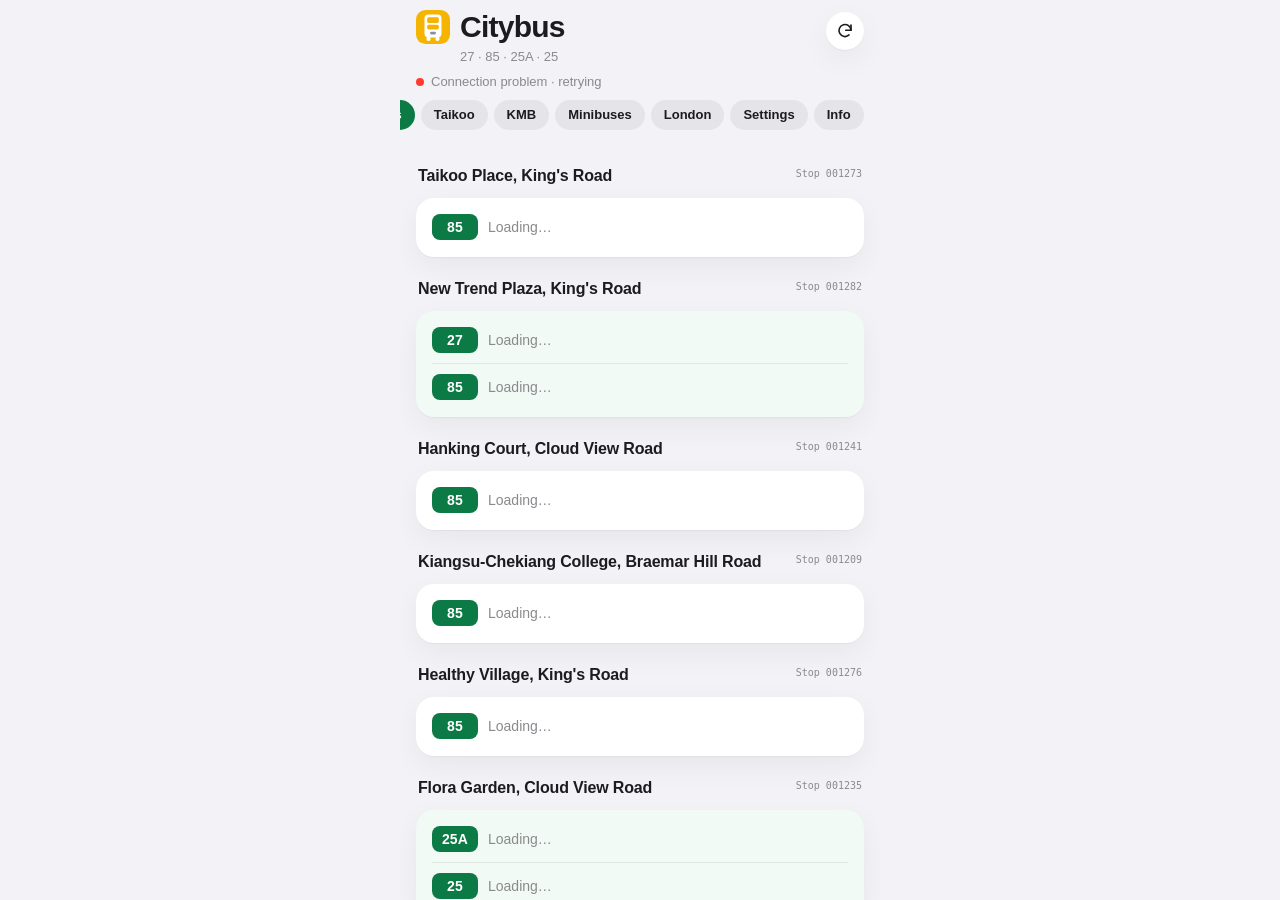
<file: index.html>
<!doctype html>
<html lang="en">
<head>
  <meta charset="utf-8">
  <meta name="viewport" content="width=device-width, initial-scale=1, viewport-fit=cover">
  <title>Jimmy Transit Tracker</title>
  <meta name="description" content="Live arrivals for buses around Braemar Hill, Hong Kong, and Wimbledon, London.">
  <meta name="theme-color" content="#0b7a45">
  <meta name="apple-mobile-web-app-capable" content="yes">
  <meta name="mobile-web-app-capable" content="yes">
  <meta name="apple-mobile-web-app-status-bar-style" content="black-translucent">
  <meta name="apple-mobile-web-app-title" content="Jimmy Transit Tracker">
  <link rel="preconnect" href="https://rt.data.gov.hk" crossorigin>
  <link rel="dns-prefetch" href="//data.etabus.gov.hk">
  <link rel="dns-prefetch" href="//data.etagmb.gov.hk">
  <link rel="dns-prefetch" href="//api.tfl.gov.uk">
  <link rel="manifest" href="manifest.json">
  <link rel="apple-touch-icon" href="icons/apple-touch-icon.png">
  <link rel="icon" href="icons/icon-192.png">
  <link rel="stylesheet" href="styles.css">
</head>
<body>
  <div id="app">
    <header class="top">
      <div class="titles">
        <div class="title-row">
          <span id="brand" class="brand" aria-hidden="true"></span>
          <h1 id="title">Citybus</h1>
        </div>
        <p class="sub" id="sub">27 · 85 · 25A · 25</p>
      </div>
      <button id="refresh" class="refresh" type="button" aria-label="Refresh arrivals">
        <svg viewBox="0 0 24 24" fill="none" stroke="currentColor" stroke-width="2.2"
             stroke-linecap="round" stroke-linejoin="round" aria-hidden="true">
          <path d="M20 11a8 8 0 1 0-2.6 6.3"/>
          <path d="M20 4v7h-7"/>
        </svg>
      </button>
    </header>

    <div class="statusline">
      <span id="dot" class="dot"></span>
      <span id="updated" aria-live="polite">Connecting…</span>
    </div>

    <nav id="tabs" class="tabs" aria-label="Pages"></nav>

    <div id="tracked" class="tracked" hidden></div>

    <div id="pager" class="pager"></div>
  </div>

  <script src="data.js"></script>
  <script src="app.js"></script>
</body>
</html>
</file>
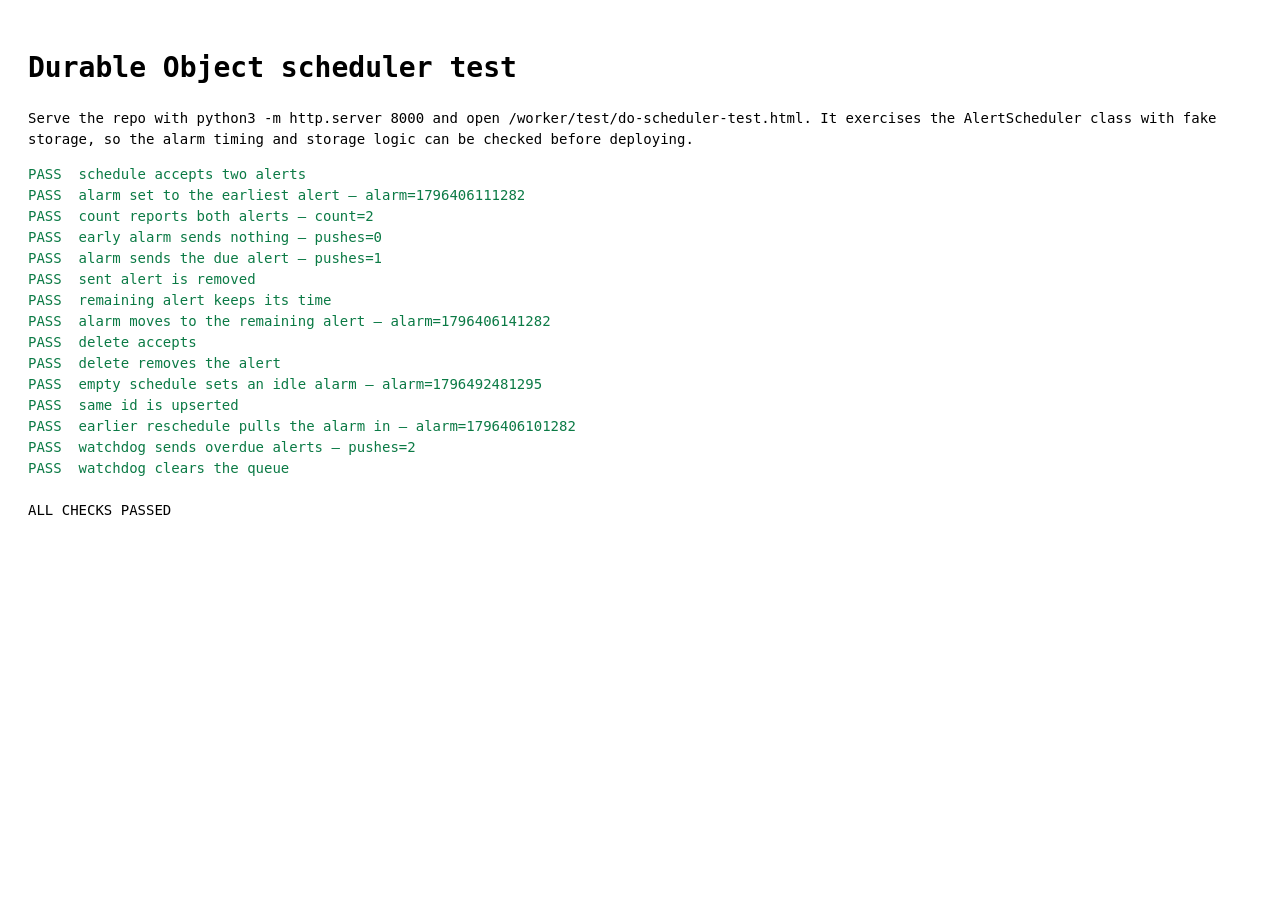
<file: worker/test/do-scheduler-test.html>
<!doctype html>
<html lang="en">
<head>
<meta charset="utf-8">
<title>Durable Object scheduler test</title>
<style>
  body { font: 14px/1.5 ui-monospace, Menlo, monospace; padding: 20px; }
  .pass { color: #0b7a45; }
  .fail { color: #c00; font-weight: 700; }
</style>
</head>
<body>
<h1>Durable Object scheduler test</h1>
<p>Serve the repo with <code>python3 -m http.server 8000</code> and open
<code>/worker/test/do-scheduler-test.html</code>. It exercises the
<code>AlertScheduler</code> class with fake storage, so the alarm timing and
storage logic can be checked before deploying.</p>
<pre id="out">running…</pre>

<script type="module">
import { AlertScheduler } from '../worker.js';

const out = document.getElementById('out');
const lines = [];
let failures = 0;

function check(name, ok, detail = '') {
  if (!ok) failures += 1;
  lines.push(`${ok ? 'PASS' : 'FAIL'}  ${name}${detail ? ` — ${detail}` : ''}`);
  out.innerHTML = lines.map((line) => (
    line.startsWith('PASS') ? `<span class="pass">${line}</span>`
      : line.startsWith('FAIL') ? `<span class="fail">${line}</span>` : line
  )).join('\n');
}

function b64url(bytes) {
  let binary = '';
  for (const byte of new Uint8Array(bytes)) binary += String.fromCharCode(byte);
  return btoa(binary).replace(/\+/g, '-').replace(/\//g, '_').replace(/=+$/, '');
}

function makeState() {
  const map = new Map();
  let alarm = null;
  return {
    map,
    get alarm() { return alarm; },
    storage: {
      async get(key) { return map.get(key); },
      async put(key, value) { map.set(key, value); },
      async getAlarm() { return alarm; },
      async setAlarm(at) { alarm = at; },
    },
  };
}

async function main() {
  const state = makeState();

  const signing = await crypto.subtle.generateKey(
    { name: 'ECDSA', namedCurve: 'P-256' }, true, ['sign'],
  );
  const jwk = await crypto.subtle.exportKey('jwk', signing.privateKey);
  const vapidPublic = new Uint8Array(await crypto.subtle.exportKey('raw', signing.publicKey));

  const ua = await crypto.subtle.generateKey(
    { name: 'ECDH', namedCurve: 'P-256' }, true, ['deriveBits'],
  );
  const uaPublic = new Uint8Array(await crypto.subtle.exportKey('raw', ua.publicKey));
  const subscription = {
    endpoint: 'https://example.test/push',
    keys: {
      p256dh: b64url(uaPublic),
      auth: b64url(crypto.getRandomValues(new Uint8Array(16))),
    },
  };

  const env = {
    VAPID_PRIVATE_JWK: JSON.stringify(jwk),
    VAPID_PUBLIC_KEY: b64url(vapidPublic),
    VAPID_SUBJECT: 'mailto:test@example.com',
  };

  const realFetch = window.fetch;
  let pushCalls = 0;
  window.fetch = async (url, options) => {
    if (String(url).startsWith('https://example.test/push')) {
      pushCalls += 1;
      return new Response('', { status: 201 });
    }
    return realFetch(url, options);
  };

  const scheduler = new AlertScheduler(state, env);
  const now = Date.now();

  const schedule = async (alerts) => {
    const response = await scheduler.fetch(new Request('https://scheduler/alerts', {
      method: 'POST',
      body: JSON.stringify({ subId: 'test', subscription, alerts }),
    }));
    return response.json();
  };

  const alert = (id, fireAt) => ({
    id, fireAt, title: `85 ${id}`, body: 'Healthy Village', tag: id,
  });

  const first = await schedule([alert('a', now + 30000), alert('b', now + 60000)]);
  check('schedule accepts two alerts', first.ok === true && first.alerts === 2);
  check('alarm set to the earliest alert', Math.abs(state.alarm - (now + 30000)) < 1500, `alarm=${state.alarm}`);

  const count = await scheduler.fetch(new Request('https://scheduler/alerts')).then((r) => r.json());
  check('count reports both alerts', count.count === 2, `count=${count.count}`);

  await scheduler.alarm();
  check('early alarm sends nothing', pushCalls === 0, `pushes=${pushCalls}`);

  // Make alert "a" due and fire the alarm.
  const stored = state.map.get('alerts').map((item) => (
    item.id === 'a' ? { ...item, fireAt: now - 1000 } : item
  ));
  state.map.set('alerts', stored);
  await scheduler.alarm();
  check('alarm sends the due alert', pushCalls === 1, `pushes=${pushCalls}`);
  const afterSend = state.map.get('alerts');
  check('sent alert is removed', !afterSend.some((item) => item.id === 'a'));
  check('remaining alert keeps its time', afterSend.length === 1 && afterSend[0].id === 'b');
  check('alarm moves to the remaining alert', Math.abs(state.alarm - (now + 60000)) < 2000, `alarm=${state.alarm}`);

  const cancelled = await scheduler.fetch(new Request('https://scheduler/alert?id=b', { method: 'DELETE' }));
  check('delete accepts', (await cancelled.json()).ok === true);
  const afterCancel = await scheduler.fetch(new Request('https://scheduler/alerts')).then((r) => r.json());
  check('delete removes the alert', afterCancel.count === 0);
  check('empty schedule sets an idle alarm', state.alarm > Date.now() + 30 * 60 * 1000, `alarm=${state.alarm}`);

  // Rescheduling the same id replaces the record and pulls the alarm earlier.
  await schedule([alert('c', now + 60000)]);
  const alarmLater = state.alarm;
  await schedule([alert('c', now + 20000)]);
  check('same id is upserted', state.map.get('alerts').filter((item) => item.id === 'c').length === 1);
  check('earlier reschedule pulls the alarm in', state.alarm < alarmLater, `alarm=${state.alarm}`);

  // Watchdog sends a due alert even if the alarm was lost.
  state.map.set('alerts', state.map.get('alerts').map((item) => ({ ...item, fireAt: now - 1000 })));
  state.storage.setAlarm(null);
  const beforeWatchdog = pushCalls;
  await scheduler.fetch(new Request('https://scheduler/watchdog', { method: 'POST' }));
  check('watchdog sends overdue alerts', pushCalls === beforeWatchdog + 1, `pushes=${pushCalls}`);
  check('watchdog clears the queue', state.map.get('alerts').length === 0);

  lines.push('');
  lines.push(failures ? `${failures} CHECK(S) FAILED` : 'ALL CHECKS PASSED');
  out.innerHTML = lines.map((line) => {
    if (line.startsWith('FAIL') || line.includes('FAILED')) return `<span class="fail">${line}</span>`;
    if (line.startsWith('PASS')) return `<span class="pass">${line}</span>`;
    return line;
  }).join('\n');

  window.fetch = realFetch;
}

main().catch((error) => {
  check('test harness ran', false, error && error.message);
  console.error(error);
});
</script>
</body>
</html>
</file>
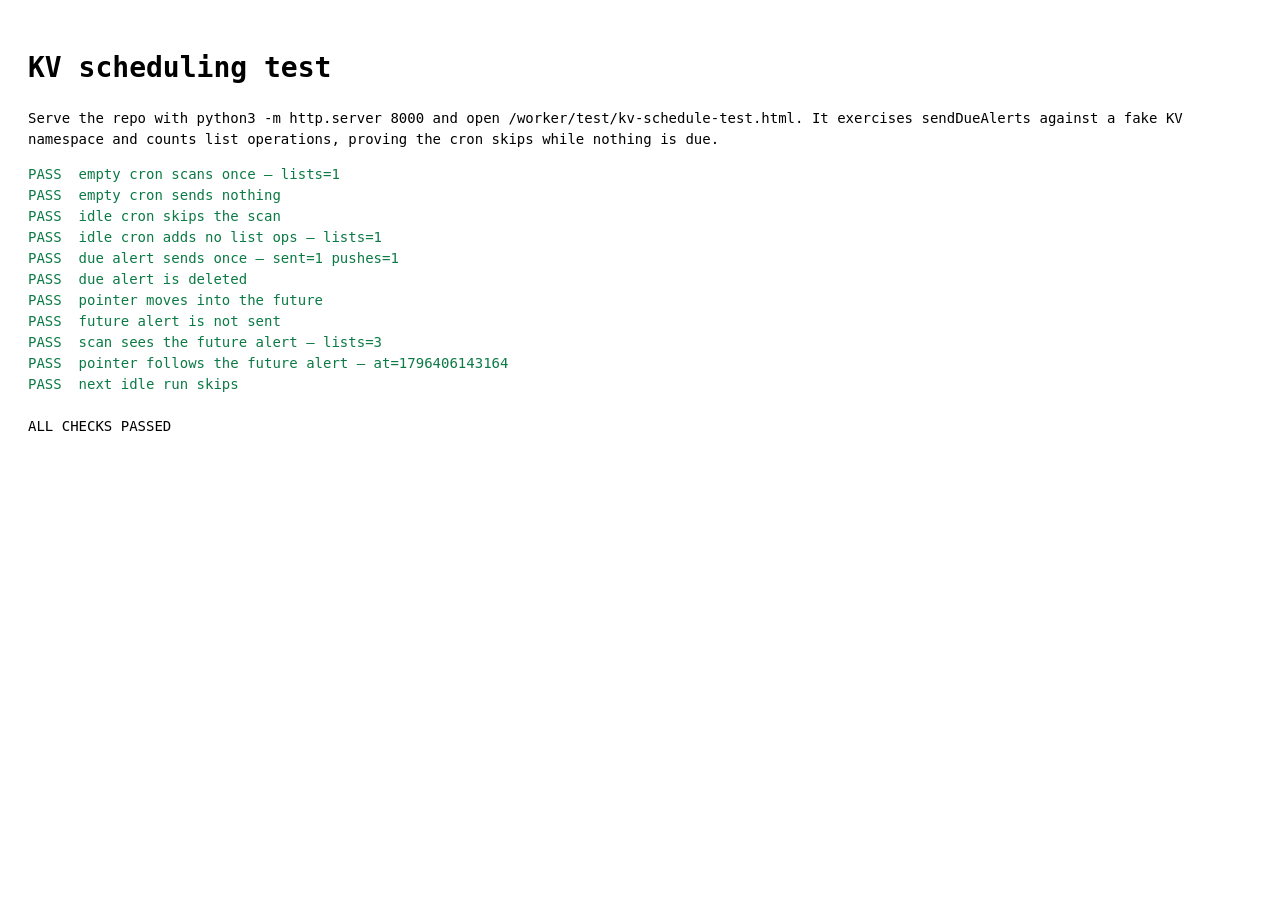
<file: worker/test/kv-schedule-test.html>
<!doctype html>
<html lang="en">
<head>
<meta charset="utf-8">
<title>KV schedule test</title>
<style>
  body { font: 14px/1.5 ui-monospace, Menlo, monospace; padding: 20px; }
  .pass { color: #0b7a45; }
  .fail { color: #c00; font-weight: 700; }
</style>
</head>
<body>
<h1>KV scheduling test</h1>
<p>Serve the repo with <code>python3 -m http.server 8000</code> and open
<code>/worker/test/kv-schedule-test.html</code>. It exercises
<code>sendDueAlerts</code> against a fake KV namespace and counts list
operations, proving the cron skips while nothing is due.</p>
<pre id="out">running…</pre>

<script type="module">
import { sendDueAlerts } from '../worker.js';

const out = document.getElementById('out');
const lines = [];
let failures = 0;

function check(name, ok, detail = '') {
  if (!ok) failures += 1;
  lines.push(`${ok ? 'PASS' : 'FAIL'}  ${name}${detail ? ` — ${detail}` : ''}`);
  out.innerHTML = lines.map((line) => (
    line.startsWith('PASS') ? `<span class="pass">${line}</span>`
      : line.startsWith('FAIL') ? `<span class="fail">${line}</span>` : line
  )).join('\n');
}

function b64url(bytes) {
  let binary = '';
  for (const byte of new Uint8Array(bytes)) binary += String.fromCharCode(byte);
  return btoa(binary).replace(/\+/g, '-').replace(/\//g, '_').replace(/=+$/, '');
}

class FakeKV {
  constructor() {
    this.map = new Map();
    this.ops = { get: 0, put: 0, delete: 0, list: 0 };
  }

  async get(key, type) {
    this.ops.get += 1;
    const value = this.map.get(key);
    if (value === undefined) return null;
    return type === 'json' ? JSON.parse(value) : value;
  }

  async put(key, value) {
    this.ops.put += 1;
    this.map.set(key, String(value));
  }

  async delete(key) {
    this.ops.delete += 1;
    this.map.delete(key);
  }

  async list({ prefix = '' } = {}) {
    this.ops.list += 1;
    const keys = [...this.map.keys()]
      .filter((key) => key.startsWith(prefix))
      .map((name) => ({ name }));
    return { keys, list_complete: true };
  }
}

async function main() {
  const kv = new FakeKV();

  const signing = await crypto.subtle.generateKey(
    { name: 'ECDSA', namedCurve: 'P-256' }, true, ['sign'],
  );
  const jwk = await crypto.subtle.exportKey('jwk', signing.privateKey);
  const vapidPublic = new Uint8Array(await crypto.subtle.exportKey('raw', signing.publicKey));

  const ua = await crypto.subtle.generateKey(
    { name: 'ECDH', namedCurve: 'P-256' }, true, ['deriveBits'],
  );
  const uaPublic = new Uint8Array(await crypto.subtle.exportKey('raw', ua.publicKey));
  const subscription = {
    endpoint: 'https://example.test/push',
    keys: {
      p256dh: b64url(uaPublic),
      auth: b64url(crypto.getRandomValues(new Uint8Array(16))),
    },
  };

  const env = {
    ALERTS: kv,
    VAPID_PRIVATE_JWK: JSON.stringify(jwk),
    VAPID_PUBLIC_KEY: b64url(vapidPublic),
    VAPID_SUBJECT: 'mailto:test@example.com',
  };

  const realFetch = window.fetch;
  let pushCalls = 0;
  window.fetch = async (url, options) => {
    if (String(url).startsWith('https://example.test/push')) {
      pushCalls += 1;
      return new Response('', { status: 201 });
    }
    return realFetch(url, options);
  };

  // 1. Empty namespace: one scan, then an idle pointer.
  const empty = await sendDueAlerts(env);
  check('empty cron scans once', kv.ops.list === 1, `lists=${kv.ops.list}`);
  check('empty cron sends nothing', empty.sent === 0 && empty.failed === 0);

  // 2. A second cron run must not list while the pointer is in the future.
  const skippedRun = await sendDueAlerts(env);
  check('idle cron skips the scan', skippedRun.skipped === true);
  check('idle cron adds no list ops', kv.ops.list === 1, `lists=${kv.ops.list}`);

  // 3. A due alert is sent and removed.
  const now = Date.now();
  kv.map.set('sub:test', JSON.stringify(subscription));
  kv.map.set('alert:test-1', JSON.stringify({
    subId: 'test', fireAt: now - 1000, title: '85 in 2 min',
    body: 'Healthy Village', tag: 't1', attempts: 0,
  }));
  kv.map.set('meta:next', JSON.stringify({ at: now - 500 }));

  const dueRun = await sendDueAlerts(env);
  check('due alert sends once', dueRun.sent === 1 && pushCalls === 1, `sent=${dueRun.sent} pushes=${pushCalls}`);
  check('due alert is deleted', !kv.map.has('alert:test-1'));
  check('pointer moves into the future', JSON.parse(kv.map.get('meta:next')).at > Date.now());

  // 4. A future alert keeps the pointer at its time and avoids repeat scans.
  kv.map.set('alert:future', JSON.stringify({
    subId: 'test', fireAt: now + 60000, title: '85 in 4 min',
    body: 'x', tag: 't2', attempts: 0,
  }));
  kv.map.set('meta:next', JSON.stringify({ at: now - 1 }));
  const listsBefore = kv.ops.list;
  const futureRun = await sendDueAlerts(env);
  check('future alert is not sent', futureRun.sent === 0);
  check('scan sees the future alert', kv.ops.list === listsBefore + 1, `lists=${kv.ops.list}`);
  const pointer = JSON.parse(kv.map.get('meta:next')).at;
  check('pointer follows the future alert', Math.abs(pointer - (now + 60000)) < 2000, `at=${pointer}`);

  const listsAfterFuture = kv.ops.list;
  const idleAgain = await sendDueAlerts(env);
  check('next idle run skips', idleAgain.skipped === true && kv.ops.list === listsAfterFuture);

  lines.push('');
  lines.push(failures ? `${failures} CHECK(S) FAILED` : 'ALL CHECKS PASSED');
  out.innerHTML = lines.map((line) => {
    if (line.startsWith('FAIL') || line.includes('FAILED')) return `<span class="fail">${line}</span>`;
    if (line.startsWith('PASS')) return `<span class="pass">${line}</span>`;
    return line;
  }).join('\n');

  window.fetch = realFetch;
}

main().catch((error) => {
  check('test harness ran', false, error && error.message);
  console.error(error);
});
</script>
</body>
</html>
</file>
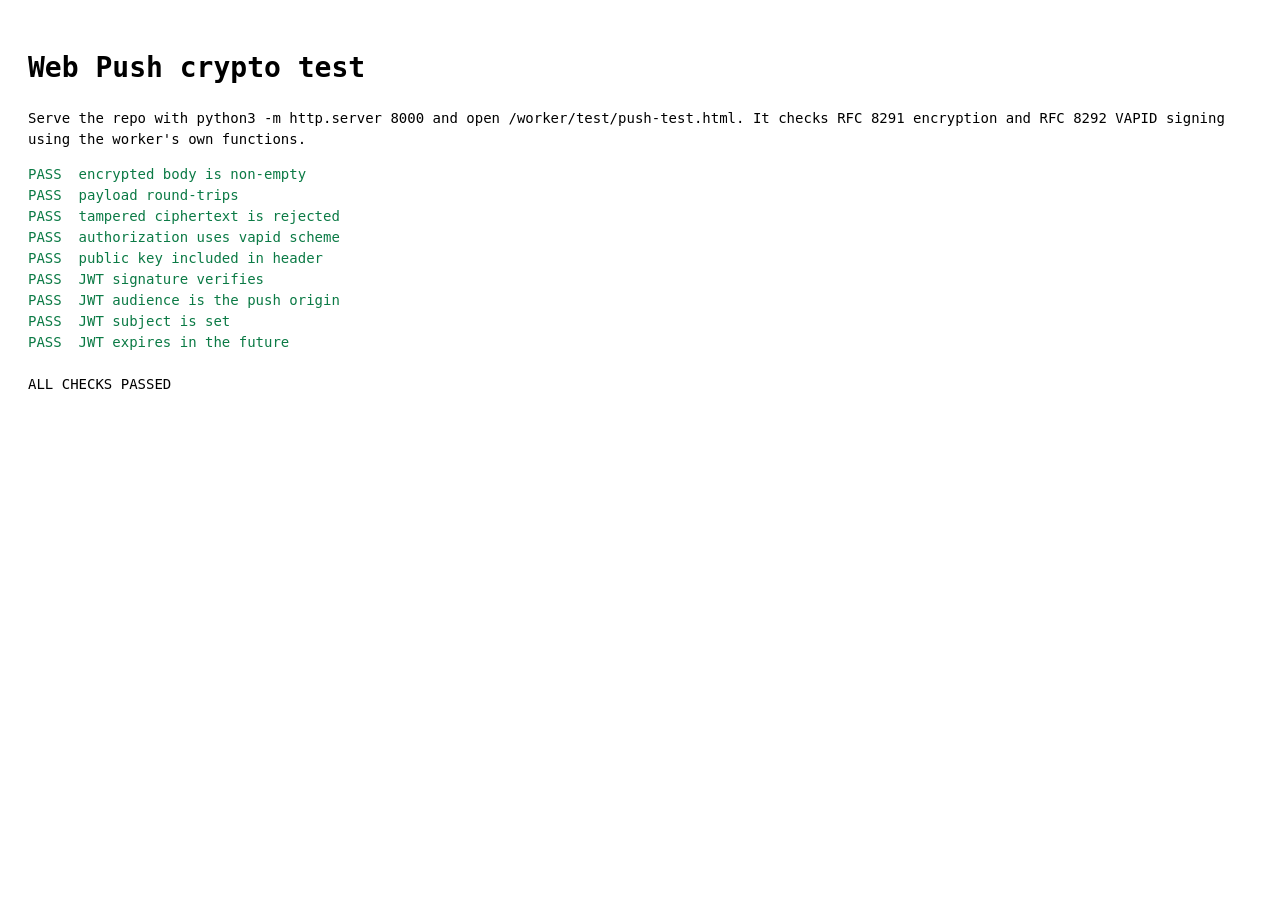
<file: worker/test/push-test.html>
<!doctype html>
<html lang="en">
<head>
<meta charset="utf-8">
<title>Push crypto test</title>
<style>
  body { font: 14px/1.5 ui-monospace, Menlo, monospace; padding: 20px; }
  .pass { color: #0b7a45; }
  .fail { color: #c00; font-weight: 700; }
</style>
</head>
<body>
<h1>Web Push crypto test</h1>
<p>Serve the repo with <code>python3 -m http.server 8000</code> and open
<code>/worker/test/push-test.html</code>. It checks RFC 8291 encryption and
RFC 8292 VAPID signing using the worker's own functions.</p>
<pre id="out">running…</pre>

<script type="module">
import {
  b64urlEncode, b64urlDecode, encryptPayload, vapidHeaders,
} from '../worker.js';

const out = document.getElementById('out');
const lines = [];
let failures = 0;

function check(name, ok, detail = '') {
  if (!ok) failures += 1;
  lines.push(`${ok ? 'PASS' : 'FAIL'}  ${name}${detail && !ok ? ` — ${detail}` : ''}`);
  out.innerHTML = lines.map((line) => (
    line.startsWith('PASS')
      ? `<span class="pass">${line}</span>`
      : `<span class="fail">${line}</span>`
  )).join('\n');
}

const utf8 = new TextEncoder();

function concat(...arrays) {
  const total = arrays.reduce((n, a) => n + a.length, 0);
  const merged = new Uint8Array(total);
  let offset = 0;
  for (const array of arrays) {
    merged.set(array, offset);
    offset += array.length;
  }
  return merged;
}

async function hkdf(salt, ikm, info, length) {
  const key = await crypto.subtle.importKey('raw', ikm, 'HKDF', false, ['deriveBits']);
  const bits = await crypto.subtle.deriveBits(
    { name: 'HKDF', hash: 'SHA-256', salt, info },
    key,
    length * 8,
  );
  return new Uint8Array(bits);
}

/* The receiving side of RFC 8291, as a browser would do it. */
async function decryptPayload(privateKey, uaPublic, authSecret, message) {
  const salt = message.slice(0, 16);
  const idLength = message[20];
  const asPublic = message.slice(21, 21 + idLength);
  const ciphertext = message.slice(21 + idLength);

  const asKey = await crypto.subtle.importKey(
    'raw', asPublic, { name: 'ECDH', namedCurve: 'P-256' }, false, [],
  );
  const shared = new Uint8Array(await crypto.subtle.deriveBits(
    { name: 'ECDH', public: asKey }, privateKey, 256,
  ));

  const context = concat(utf8.encode('WebPush: info\0'), uaPublic, asPublic);
  const ikm = await hkdf(authSecret, shared, context, 32);
  const cek = await hkdf(salt, ikm, utf8.encode('Content-Encoding: aes128gcm\0'), 16);
  const nonce = await hkdf(salt, ikm, utf8.encode('Content-Encoding: nonce\0'), 12);

  const aesKey = await crypto.subtle.importKey('raw', cek, 'AES-GCM', false, ['decrypt']);
  const plaintext = new Uint8Array(await crypto.subtle.decrypt(
    { name: 'AES-GCM', iv: nonce, tagLength: 128 },
    aesKey,
    ciphertext,
  ));

  const delimiter = plaintext[plaintext.length - 1];
  if (delimiter !== 2) throw new Error(`unexpected padding delimiter ${delimiter}`);
  return JSON.parse(new TextDecoder().decode(plaintext.slice(0, -1)));
}

async function main() {
  // Subscriber keys, as PushManager would create them.
  const ua = await crypto.subtle.generateKey(
    { name: 'ECDH', namedCurve: 'P-256' }, true, ['deriveBits'],
  );
  const uaPublic = new Uint8Array(await crypto.subtle.exportKey('raw', ua.publicKey));
  const authSecret = crypto.getRandomValues(new Uint8Array(16));

  const subscription = {
    endpoint: 'https://web.push.apple.com/QGVsbG8td29ybGQ',
    keys: {
      p256dh: b64urlEncode(uaPublic),
      auth: b64urlEncode(authSecret),
    },
  };

  const payload = {
    title: '85 in 5 min',
    body: "Healthy Village, King's Road · Stop 001276",
    tag: 'bus-test-1',
    url: './',
  };

  const message = await encryptPayload(subscription, payload);
  check('encrypted body is non-empty', message.length > 100, `${message.length} bytes`);

  const decrypted = await decryptPayload(ua.privateKey, uaPublic, authSecret, message);
  check('payload round-trips', JSON.stringify(decrypted) === JSON.stringify(payload),
    JSON.stringify(decrypted));

  // A tampered byte must not decrypt.
  const tampered = message.slice();
  tampered[tampered.length - 1] ^= 0xff;
  let tamperFailed = false;
  try {
    await decryptPayload(ua.privateKey, uaPublic, authSecret, tampered);
  } catch {
    tamperFailed = true;
  }
  check('tampered ciphertext is rejected', tamperFailed);

  // VAPID JWT.
  const signing = await crypto.subtle.generateKey(
    { name: 'ECDSA', namedCurve: 'P-256' }, true, ['sign', 'verify'],
  );
  const signingJwk = await crypto.subtle.exportKey('jwk', signing.privateKey);
  const signingPublic = new Uint8Array(await crypto.subtle.exportKey('raw', signing.publicKey));

  const headers = await vapidHeaders(
    subscription.endpoint,
    signingJwk,
    b64urlEncode(signingPublic),
    'mailto:test@example.com',
  );
  const auth = headers.Authorization || '';
  check('authorization uses vapid scheme', auth.startsWith('vapid t='), auth.slice(0, 20));
  check('public key included in header', auth.includes(`, k=${b64urlEncode(signingPublic)}`));

  const token = auth.replace(/^vapid t=/, '').split(', k=')[0];
  const [headerPart, claimsPart, signaturePart] = token.split('.');
  const verifyKey = await crypto.subtle.importKey(
    'raw', signingPublic, { name: 'ECDSA', namedCurve: 'P-256' }, false, ['verify'],
  );
  const valid = await crypto.subtle.verify(
    { name: 'ECDSA', hash: 'SHA-256' },
    verifyKey,
    b64urlDecode(signaturePart),
    utf8.encode(`${headerPart}.${claimsPart}`),
  );
  check('JWT signature verifies', valid);

  const claims = JSON.parse(new TextDecoder().decode(b64urlDecode(claimsPart)));
  check('JWT audience is the push origin', claims.aud === 'https://web.push.apple.com', claims.aud);
  check('JWT subject is set', claims.sub === 'mailto:test@example.com', claims.sub);
  check('JWT expires in the future', claims.exp > Date.now() / 1000, String(claims.exp));

  lines.push('');
  lines.push(failures ? `${failures} CHECK(S) FAILED` : 'ALL CHECKS PASSED');
  out.innerHTML = lines.map((line) => {
    if (line.startsWith('FAIL') || line.includes('FAILED')) return `<span class="fail">${line}</span>`;
    if (line.startsWith('PASS')) return `<span class="pass">${line}</span>`;
    return line;
  }).join('\n');
}

main().catch((error) => {
  check('test harness ran', false, error && error.message);
  console.error(error);
});
</script>
</body>
</html>
</file>
<file: styles.css>
:root {
  color-scheme: light dark;
  --bg: #f2f2f7;
  --card: #ffffff;
  --card-shared: #f1faf5;
  --text: #1c1c1e;
  --muted: #8a8a8e;
  --line: rgba(60, 60, 67, 0.10);
  --green: #0b7a45;
  --green-ink: #ffffff;
  --green-soft: rgba(11, 122, 69, 0.10);
  --amber: #b25000;
  --sched: #0a84ff;
  --sched-soft: rgba(10, 132, 255, 0.12);
  --chip: rgba(120, 120, 128, 0.12);
  --shadow: 0 1px 1px rgba(0, 0, 0, 0.04), 0 10px 30px rgba(0, 0, 0, 0.05);
  --radius: 18px;
}

@media (prefers-color-scheme: dark) {
  :root {
    --bg: #000000;
    --card: #1c1c1e;
    --card-shared: #22332a;
    --text: #f2f2f7;
    --muted: #98989f;
    --line: rgba(255, 255, 255, 0.10);
    --green: #30c27c;
    --green-ink: #04240f;
    --green-soft: rgba(48, 194, 124, 0.14);
    --amber: #ff9f0a;
    --sched: #64d2ff;
    --sched-soft: rgba(100, 210, 255, 0.16);
    --chip: rgba(120, 120, 128, 0.24);
    --shadow: none;
  }
}

* { box-sizing: border-box; }

html, body {
  margin: 0;
  padding: 0;
  height: 100%;
}

body {
  background: var(--bg);
  color: var(--text);
  font-family: -apple-system, BlinkMacSystemFont, "SF Pro Text", "Helvetica Neue", Arial, sans-serif;
  -webkit-font-smoothing: antialiased;
  -webkit-text-size-adjust: 100%;
  overflow: hidden;
  overscroll-behavior: none;
}

#app {
  height: 100vh;
  height: 100dvh;
  max-width: 480px;
  margin: 0 auto;
  padding-top: calc(env(safe-area-inset-top) + 10px);
  display: flex;
  flex-direction: column;
}

/* ---------- header ---------- */

.top,
.statusline {
  padding-left: 16px;
  padding-right: 16px;
}

.top {
  display: flex;
  align-items: flex-start;
  justify-content: space-between;
  gap: 12px;
  flex: none;
}

.titles { min-width: 0; }

.title-row {
  display: flex;
  align-items: center;
  gap: 10px;
  min-width: 0;
}

.brand {
  flex: none;
  width: 34px;
  height: 34px;
  display: block;
}

.brand svg {
  width: 100%;
  height: 100%;
  display: block;
}

h1 {
  margin: 0;
  font-size: 30px;
  line-height: 1.05;
  font-weight: 800;
  letter-spacing: -0.025em;
  white-space: nowrap;
}

.title-row + .sub {
  padding-left: 44px;
}

.sub {
  margin: 5px 0 0;
  font-size: 13px;
  color: var(--muted);
  white-space: nowrap;
  overflow: hidden;
  text-overflow: ellipsis;
}

.refresh {
  flex: none;
  width: 38px;
  height: 38px;
  margin-top: 2px;
  border: none;
  border-radius: 50%;
  background: var(--card);
  color: var(--text);
  box-shadow: var(--shadow);
  display: grid;
  place-items: center;
  cursor: pointer;
  -webkit-tap-highlight-color: transparent;
}

.refresh:active { transform: scale(0.94); }
.refresh:disabled { opacity: 0.75; }

.refresh svg {
  width: 18px;
  height: 18px;
}

.refresh.spin svg {
  animation: spin 0.9s linear infinite;
}

@keyframes spin {
  to { transform: rotate(360deg); }
}

.statusline {
  display: flex;
  align-items: center;
  gap: 7px;
  margin-top: 10px;
  font-size: 13px;
  color: var(--muted);
  font-variant-numeric: tabular-nums;
  flex: none;
}

.dot {
  width: 8px;
  height: 8px;
  border-radius: 50%;
  background: var(--muted);
  flex: none;
}

.dot.live { background: var(--green); }
.dot.stale { background: var(--amber); }
.dot.err { background: #ff3b30; }

/* ---------- page tabs ---------- */

.tabs {
  flex: none;
  display: flex;
  align-items: center;
  gap: 6px;
  margin-top: 9px;
  padding: 2px 16px;
  overflow-x: auto;
  overflow-y: hidden;
  scrollbar-width: none;
  -webkit-overflow-scrolling: touch;
}

.tabs::-webkit-scrollbar { display: none; }

.tab {
  flex: 0 0 auto;
  padding: 6px 12px;
  border: 1px solid transparent;
  border-radius: 999px;
  background: var(--chip);
  color: var(--text);
  font: inherit;
  font-size: 13px;
  font-weight: 600;
  line-height: 1.2;
  white-space: nowrap;
  cursor: pointer;
  -webkit-tap-highlight-color: transparent;
  transition: background 0.15s ease, color 0.15s ease;
}

.tab.on {
  background: var(--green);
  color: var(--green-ink);
}

.tab:active { transform: scale(0.97); }

/* ---------- pager ---------- */

.pager {
  flex: 1 1 auto;
  min-height: 0;
  margin-top: 8px;
  display: flex;
  overflow-x: auto;
  overflow-y: hidden;
  scroll-snap-type: x mandatory;
  -webkit-overflow-scrolling: touch;
  scrollbar-width: none;
}

.pager::-webkit-scrollbar { display: none; }

.page {
  flex: 0 0 100%;
  width: 100%;
  height: 100%;
  overflow-y: auto;
  overscroll-behavior-y: contain;
  scroll-snap-align: start;
  scroll-snap-stop: always;
  -webkit-overflow-scrolling: touch;
}

.page-inner {
  padding: 4px 16px calc(env(safe-area-inset-bottom) + 24px);
}

/* ---------- nearest strip ---------- */

.nearest {
  display: flex;
  align-items: center;
  gap: 11px;
  margin-top: 6px;
  padding: 12px 14px;
  border-radius: 16px;
  background: var(--green-soft);
}

.nearest .pin {
  width: 18px;
  height: 18px;
  flex: none;
  color: var(--green);
}

.nearest-main {
  flex: 1;
  min-width: 0;
}

.nearest-stop {
  font-size: 14px;
  font-weight: 650;
  letter-spacing: -0.01em;
  white-space: nowrap;
  overflow: hidden;
  text-overflow: ellipsis;
}

.nearest-dist {
  margin-top: 2px;
  font-size: 12px;
  color: var(--muted);
}

.nearest-eta {
  flex: none;
  display: flex;
  flex-direction: column;
  align-items: flex-end;
  gap: 1px;
  font-size: 17px;
  font-weight: 800;
  letter-spacing: -0.02em;
  color: var(--green);
  font-variant-numeric: tabular-nums;
  line-height: 1.1;
}

.nearest-eta.sched { color: var(--sched); }

.nearest-eta-time {
  font-size: 13px;
  font-weight: 650;
  letter-spacing: 0;
  opacity: 0.9;
}

.nearest-eta-vehicle {
  font-family: ui-monospace, SFMono-Regular, Menlo, monospace;
  font-size: 10px;
  font-weight: 600;
  letter-spacing: 0;
  opacity: 0.8;
}

/* ---------- route rows ---------- */

.badge {
  flex: none;
  display: inline-flex;
  align-items: center;
  justify-content: center;
  min-width: 46px;
  height: 26px;
  padding: 0 9px;
  border-radius: 8px;
  background: var(--green);
  color: var(--green-ink);
  font-size: 14px;
  font-weight: 800;
  letter-spacing: 0.01em;
}

/* ---------- stop groups ---------- */

.stop-group { margin-top: 22px; }

.stop-group-head {
  display: flex;
  align-items: flex-start;
  justify-content: space-between;
  gap: 10px;
  margin: 0 2px 9px;
}

.stop-group-main { min-width: 0; }

.stop-group-name {
  font-size: 16px;
  font-weight: 650;
  letter-spacing: -0.01em;
  line-height: 1.25;
}

.stop-group-dir {
  margin-top: 3px;
  font-size: 12px;
  color: var(--muted);
}

.stop-group-id {
  flex: none;
  padding-top: 2px;
  font-family: ui-monospace, SFMono-Regular, Menlo, monospace;
  font-size: 10px;
  color: var(--muted);
  white-space: nowrap;
}

.route-row {
  display: flex;
  align-items: center;
  gap: 10px;
  padding: 8px 0;
}

.route-row:first-child { padding-top: 0; }
.route-row:last-child { padding-bottom: 0; }

.route-row + .route-row {
  border-top: 1px solid var(--line);
}

.route-row .badge {
  align-self: flex-start;
  margin-top: 2px;
}

.route-row .etas {
  flex: 1;
  min-width: 0;
}

/* ---------- stop card ---------- */

.card {
  background: var(--card);
  border-radius: var(--radius);
  padding: 14px 16px 15px;
  margin-bottom: 10px;
  box-shadow: var(--shadow);
}

/* Stops that appear under more than one route on the same page. */
.card.shared { background: var(--card-shared); }

.card-top {
  display: flex;
  align-items: baseline;
  justify-content: space-between;
  gap: 10px;
  margin-bottom: 11px;
}

.stop-name {
  font-size: 16px;
  font-weight: 650;
  letter-spacing: -0.01em;
  line-height: 1.25;
}

.stop-head { min-width: 0; }

.stop-dest {
  margin-top: 3px;
  font-size: 12px;
  color: var(--muted);
  white-space: nowrap;
  overflow: hidden;
  text-overflow: ellipsis;
}

.stop-seq {
  flex: none;
  font-size: 12px;
  color: var(--muted);
  white-space: nowrap;
}

.stop-dist {
  margin: -5px 0 9px;
  font-size: 12px;
  color: var(--muted);
  font-variant-numeric: tabular-nums;
}

.etas {
  display: flex;
  align-items: flex-start;
  gap: 7px;
  flex-wrap: wrap;
  min-height: 30px;
}

.eta {
  display: inline-flex;
  flex-direction: column;
  align-items: flex-start;
  gap: 2px;
  padding: 6px 9px 7px;
  border-radius: 9px;
  background: var(--chip);
  font-size: 12px;
  font-variant-numeric: tabular-nums;
  color: var(--text);
  white-space: nowrap;
}

.eta-main {
  display: inline-flex;
  align-items: baseline;
  gap: 3px;
  line-height: 1.1;
}

.eta b {
  font-size: 19px;
  font-weight: 750;
  letter-spacing: -0.02em;
}

.eta small {
  font-size: 11px;
  font-weight: 600;
  color: var(--muted);
}

.eta-time {
  font-size: 13px;
  font-weight: 650;
  line-height: 1.1;
  color: var(--muted);
  font-variant-numeric: tabular-nums;
}

.eta-vehicle {
  font-family: ui-monospace, SFMono-Regular, Menlo, monospace;
  font-size: 9px;
  font-weight: 600;
  line-height: 1.1;
  color: var(--muted);
  opacity: 0.9;
}

.eta.first {
  background: var(--green);
  color: var(--green-ink);
}

.eta.first small {
  color: inherit;
  opacity: 0.82;
}

.eta.due {
  background: var(--amber);
  color: #fff;
}

.eta.due .eta-main {
  font-size: 14px;
  font-weight: 700;
}

.eta.first.due small { color: #fff; }

/* Citybus timetable times, as opposed to live GPS predictions. */
.eta.sched {
  background: var(--sched-soft);
  color: var(--sched);
}

.eta.sched b { font-weight: 700; }

.eta.sched small {
  color: inherit;
  opacity: 0.85;
}

.eta.sched .eta-time {
  color: inherit;
  opacity: 0.9;
}

.eta.first .eta-time,
.eta.first.due .eta-time {
  color: inherit;
  opacity: 0.9;
}

.eta.due .eta-time {
  color: #fff;
  opacity: 0.9;
}

.eta.sched .eta-vehicle,
.eta.first .eta-vehicle,
.eta.first.due .eta-vehicle {
  color: inherit;
  opacity: 0.85;
}

.eta.due .eta-vehicle {
  color: #fff;
  opacity: 0.9;
}

.empty {
  font-size: 14px;
  color: var(--muted);
  line-height: 30px;
}

/* ---------- segment page ---------- */

.segment-note {
  margin: 16px 2px 0;
  font-size: 12px;
  line-height: 1.5;
  color: var(--muted);
}

/* ---------- footer ---------- */

.foot {
  margin-top: 26px;
  text-align: center;
  font-size: 11px;
  line-height: 1.5;
  color: var(--muted);
  opacity: 0.9;
}

.foot p { margin: 0; }

/* ---------- info page ---------- */

.info-block { margin-top: 22px; }

.page-inner > .info-block:first-child { margin-top: 16px; }

.info-block h2 {
  margin: 0 0 10px;
  font-size: 13px;
  font-weight: 750;
  letter-spacing: 0.04em;
  text-transform: uppercase;
  color: var(--muted);
}

.info-card {
  background: var(--card);
  border-radius: var(--radius);
  padding: 6px 16px;
  box-shadow: var(--shadow);
}

.meta-row {
  display: flex;
  justify-content: space-between;
  gap: 12px;
  padding: 9px 0;
  font-size: 14px;
  border-bottom: 1px solid var(--line);
}

.meta-row:last-child { border-bottom: 0; }
.meta-row span { color: var(--muted); }
.meta-row strong { font-weight: 650; text-align: right; }

.endpoint {
  background: var(--card);
  border-radius: 14px;
  padding: 12px 14px;
  margin-bottom: 8px;
  box-shadow: var(--shadow);
}

.endpoint-label {
  font-size: 13px;
  font-weight: 650;
  margin-bottom: 4px;
}

.endpoint code {
  display: block;
  font-family: ui-monospace, SFMono-Regular, Menlo, monospace;
  font-size: 11px;
  line-height: 1.45;
  color: var(--muted);
  overflow-wrap: anywhere;
}

.info-note {
  margin: 18px 0 0;
  font-size: 12px;
  line-height: 1.5;
  color: var(--muted);
}

/* ---------- tracked arrival ---------- */

.tracked {
  flex: none;
  margin: 8px 16px 0;
  padding: 10px 12px 9px;
  border-radius: 16px;
  background: var(--card);
  border: 1px solid var(--line);
  box-shadow: var(--shadow);
  display: flex;
  flex-direction: column;
  gap: 4px;
}

.tracked[hidden] { display: none; }

.tracked.urgent {
  border-color: var(--green);
  box-shadow: 0 0 0 1px var(--green), var(--shadow);
}

.tracked-row {
  display: flex;
  align-items: center;
  gap: 8px;
  min-width: 0;
}

.tracked-lower { align-items: flex-end; }

.tracked-dir {
  font-size: 13px;
  font-weight: 650;
  min-width: 0;
  overflow: hidden;
  text-overflow: ellipsis;
  white-space: nowrap;
}

.tracked-close {
  flex: none;
  margin-left: auto;
  width: 26px;
  height: 26px;
  border: 0;
  border-radius: 50%;
  background: var(--chip);
  color: var(--text);
  font-size: 18px;
  line-height: 1;
  display: grid;
  place-items: center;
  cursor: pointer;
  -webkit-tap-highlight-color: transparent;
}

.tracked-close:active { transform: scale(0.94); }

.tracked-sub {
  min-width: 0;
  padding-bottom: 2px;
  font-size: 12px;
  line-height: 1.3;
  color: var(--muted);
  overflow: hidden;
  text-overflow: ellipsis;
  white-space: nowrap;
}

.tracked-clock {
  flex: none;
  margin-left: auto;
  display: flex;
  flex-direction: column;
  align-items: flex-end;
  text-align: right;
}

.tracked-count {
  font-size: 30px;
  font-weight: 750;
  line-height: 1;
  letter-spacing: -0.03em;
  font-variant-numeric: tabular-nums;
}

.tracked-count.due { color: var(--amber); }

.tracked-at {
  margin-top: 3px;
  font-size: 11px;
  font-variant-numeric: tabular-nums;
  color: var(--muted);
}

.tracked-chips { gap: 6px; margin-top: 2px; }

.chip {
  flex: none;
  padding: 4px 10px;
  border: 1px solid var(--line);
  border-radius: 999px;
  background: var(--chip);
  color: var(--text);
  font: inherit;
  font-size: 12px;
  font-weight: 600;
  line-height: 1.3;
  cursor: pointer;
  -webkit-tap-highlight-color: transparent;
}

.chip[aria-pressed="true"] {
  background: var(--green);
  border-color: transparent;
  color: var(--green-ink);
}

.chip:disabled { opacity: 0.7; }

/* Arrival chips are buttons so they can be tapped to track. */
.eta {
  border: 0;
  font-family: inherit;
  text-align: left;
  cursor: pointer;
  -webkit-tap-highlight-color: transparent;
  transition: transform 0.12s ease;
}

.eta:active { transform: scale(0.96); }

.eta.tracked {
  outline: 2px solid var(--green);
  outline-offset: 1px;
}

.eta.first.tracked,
.eta.due.tracked { outline-color: #fff; }

.info-block .info-note { margin-top: 0; }

/* Countdown milestone flash. */
.tracked.pulse {
  animation: tracked-pulse 1.6s ease-out;
}

@keyframes tracked-pulse {
  0% { border-color: var(--green); box-shadow: 0 0 0 2px var(--green), var(--shadow); }
  60% { border-color: var(--green); box-shadow: 0 0 0 2px var(--green-soft), var(--shadow); }
  100% { border-color: var(--line); box-shadow: var(--shadow); }
}

/* ---------- API call counters ---------- */

.calls { padding: 4px 13px; }

.call-row {
  display: grid;
  grid-template-columns: 1fr 46px 52px 66px;
  gap: 6px;
  align-items: baseline;
  padding: 8px 0;
  border-top: 1px solid var(--line);
  font-size: 12.5px;
}

.call-row:first-child { border-top: 0; }

.call-head {
  font-size: 10px;
  font-weight: 650;
  letter-spacing: 0.03em;
  text-transform: uppercase;
  color: var(--muted);
  white-space: nowrap;
}

.call-name {
  min-width: 0;
  overflow: hidden;
  text-overflow: ellipsis;
  white-space: nowrap;
}

.call-row strong {
  text-align: right;
  font-variant-numeric: tabular-nums;
}

.call-time {
  display: flex;
  flex-direction: column;
  align-items: flex-end;
  color: var(--muted);
  font-variant-numeric: tabular-nums;
  line-height: 1.25;
}

.call-age,
.call-date {
  font-size: 10px;
  font-weight: 500;
}

.call-date { opacity: 0.75; }

.call-foot {
  color: var(--muted);
  border-top-color: transparent;
}

.call-foot strong { color: var(--text); }

/* ---------- settings ---------- */

.pref-row {
  display: flex;
  align-items: center;
  justify-content: space-between;
  gap: 14px;
  padding: 12px 2px;
  flex-wrap: wrap;
}

.pref-title {
  font-size: 14px;
  font-weight: 650;
}

.pref-hint {
  margin-top: 2px;
  font-size: 12px;
  color: var(--muted);
}

.seg {
  display: inline-flex;
  gap: 2px;
  padding: 2px;
  border-radius: 999px;
  background: var(--chip);
}

.seg-btn {
  border: 0;
  border-radius: 999px;
  padding: 6px 11px;
  background: none;
  color: var(--text);
  font: inherit;
  font-size: 12px;
  font-weight: 600;
  cursor: pointer;
  -webkit-tap-highlight-color: transparent;
}

.seg-btn[aria-pressed="true"] {
  background: var(--green);
  color: var(--green-ink);
}
</file>
